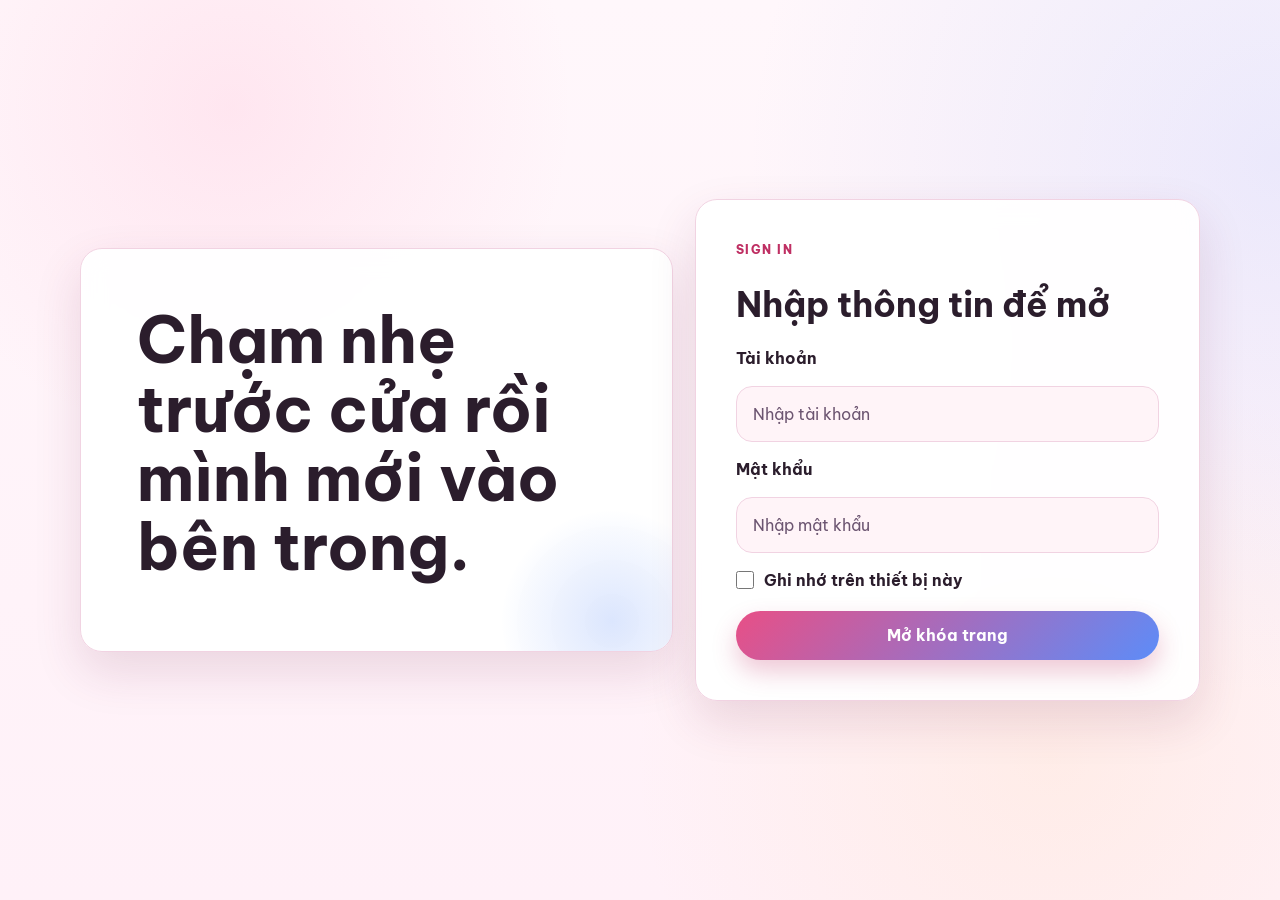
<file: signin.html>
<!DOCTYPE html>
<html lang="vi">
<head>
    <meta charset="UTF-8">
    <meta name="viewport" content="width=device-width, initial-scale=1.0">
    <meta name="theme-color" content="#e84f86">
    <meta name="description" content="Lớp đăng nhập nhẹ để mở trang riêng tư của NHAT DO.">
    <title>Sign In | NHAT DO</title>
    <link rel="preconnect" href="https://fonts.googleapis.com">
    <link rel="preconnect" href="https://fonts.gstatic.com" crossorigin>
    <link href="https://fonts.googleapis.com/css2?family=Be+Vietnam+Pro:wght@400;500;700;800&family=Great+Vibes&display=swap" rel="stylesheet">
    <link rel="icon" href="assets/icons/app-icon.svg" type="image/svg+xml">
    <link rel="stylesheet" href="assets/css/style.css?v=20260412b">
    <script src="assets/js/auth.js?v=20260412b"></script>
    <script>
        if (window.NhatDoAuth) {
            window.NhatDoAuth.redirectIfAuthenticated("index.html");
        }
    </script>
</head>
<body class="auth-screen">
    <main class="auth-page">
        <section class="auth-shell">
            <article class="auth-copy">
                <h1 class="auth-title">Chạm nhẹ trước cửa rồi mình mới vào bên trong.</h1>
            </article>

            <form id="signin-form" class="auth-card" novalidate>
                <p class="eyebrow">Sign In</p>
                <h2 class="auth-card-title">Nhập thông tin để mở</h2>

                <label for="signin-username">Tài khoản</label>
                <input id="signin-username" name="username" type="text" autocomplete="username" placeholder="Nhập tài khoản">

                <label for="signin-password">Mật khẩu</label>
                <input id="signin-password" name="password" type="password" autocomplete="current-password" placeholder="Nhập mật khẩu">

                <label class="auth-remember" for="signin-remember">
                    <input id="signin-remember" name="remember" type="checkbox">
                    <span>Ghi nhớ trên thiết bị này</span>
                </label>

                <button class="btn-primary auth-submit" id="signin-submit" type="submit">Mở khóa trang</button>
            </form>
        </section>
    </main>

    <script>
        if (window.NhatDoAuth) {
            window.NhatDoAuth.mountSignInForm({ successPath: "index.html" });
        }
    </script>
</body>
</html>
</file>
<file: assets/css/style.css>
:root {
    --bg: #fff7fb;
    --surface: rgba(255, 255, 255, 0.88);
    --surface-strong: #ffffff;
    --surface-soft: #fff0f6;
    --text: #2b1d2c;
    --muted: #6c5571;
    --line: #f1d3e2;
    --brand: #e84f86;
    --brand-strong: #bf2f63;
    --accent: #5d8cf8;
    --accent-soft: #b7c9ff;
    --warm: #ffb15c;
    --success: #45a483;
    --radius: 22px;
    --radius-sm: 16px;
    --shadow: 0 20px 48px rgba(112, 34, 78, 0.14);
    --shadow-soft: 0 12px 28px rgba(92, 38, 76, 0.1);
    --scene-a: #ff8fb6;
    --scene-b: #9db4ff;
    --scene-c: #ffd29b;
    --scene-grid: rgba(232, 79, 134, 0.08);
    --pointer-x: 18%;
    --pointer-y: 12%;
}

body.night-mode {
    --bg: #1e1628;
    --surface: rgba(43, 30, 56, 0.9);
    --surface-strong: #2b1e38;
    --surface-soft: #342447;
    --text: #f8eefe;
    --muted: #d3bcdf;
    --line: #4a355d;
    --brand: #ff74a9;
    --brand-strong: #ff9fc3;
    --accent: #8cb0ff;
    --accent-soft: #405a92;
    --warm: #ffbf78;
    --success: #5dc2a0;
    --shadow: 0 22px 50px rgba(0, 0, 0, 0.35);
    --shadow-soft: 0 12px 28px rgba(0, 0, 0, 0.22);
    --scene-grid: rgba(255, 255, 255, 0.05);
}

body[data-scene="dreamy"] {
    --scene-a: #8f7cff;
    --scene-b: #8ec8ff;
    --scene-c: #ffd1f3;
}

body[data-scene="playful"] {
    --scene-a: #ff8f78;
    --scene-b: #ffc45c;
    --scene-c: #ff68b2;
}

body[data-scene="missing"] {
    --scene-a: #76a6ff;
    --scene-b: #9dd2ff;
    --scene-c: #9f89ff;
}

* {
    box-sizing: border-box;
}

html {
    scroll-behavior: smooth;
    scroll-padding-top: 112px;
}

body {
    margin: 0;
    min-height: 100vh;
    font-family: "Be Vietnam Pro", sans-serif;
    color: var(--text);
    line-height: 1.65;
    position: relative;
    isolation: isolate;
    overflow-x: hidden;
    background:
        radial-gradient(circle at var(--pointer-x) var(--pointer-y), color-mix(in srgb, var(--scene-a) 16%, transparent) 0%, transparent 26%),
        radial-gradient(circle at 100% 18%, color-mix(in srgb, var(--scene-b) 20%, transparent) 0%, transparent 36%),
        radial-gradient(circle at 82% 84%, color-mix(in srgb, var(--scene-c) 18%, transparent) 0%, transparent 32%),
        linear-gradient(180deg, var(--bg) 0%, #fff1f8 100%);
    transition: background-color 0.4s ease, color 0.4s ease;
}

body.night-mode {
    background:
        radial-gradient(circle at var(--pointer-x) var(--pointer-y), color-mix(in srgb, var(--scene-a) 20%, transparent) 0%, transparent 24%),
        radial-gradient(circle at 100% 20%, color-mix(in srgb, var(--scene-b) 18%, transparent) 0%, transparent 30%),
        radial-gradient(circle at 78% 82%, color-mix(in srgb, var(--scene-c) 18%, transparent) 0%, transparent 28%),
        linear-gradient(180deg, #1d1527 0%, #231932 100%);
}

.site-backdrop {
    position: fixed;
    inset: 0;
    z-index: -1;
    pointer-events: none;
    overflow: hidden;
    background-image:
        linear-gradient(to bottom, transparent 0%, rgba(255, 255, 255, 0.04) 100%),
        linear-gradient(var(--scene-grid) 1px, transparent 1px),
        linear-gradient(90deg, var(--scene-grid) 1px, transparent 1px);
    background-size: auto, 120px 120px, 120px 120px;
    background-position: 0 0, center top, center top;
    opacity: 0.9;
}

.site-backdrop::before,
.site-backdrop::after {
    content: "";
    position: absolute;
    border-radius: 50%;
    filter: blur(10px);
    opacity: 0.66;
    animation: float-blob 20s ease-in-out infinite alternate;
}

.site-backdrop::before {
    width: min(46vw, 560px);
    height: min(46vw, 560px);
    left: -10%;
    top: 6%;
    background: radial-gradient(circle, color-mix(in srgb, var(--scene-a) 44%, white 8%) 0%, transparent 68%);
}

.site-backdrop::after {
    width: min(42vw, 520px);
    height: min(42vw, 520px);
    right: -8%;
    top: 28%;
    background: radial-gradient(circle, color-mix(in srgb, var(--scene-b) 38%, white 10%) 0%, transparent 70%);
    animation-duration: 24s;
}

body.no-scroll,
body.nav-open {
    overflow: hidden;
}

img {
    max-width: 100%;
    display: block;
}

button,
input,
textarea {
    font: inherit;
}

a,
button,
input,
textarea {
    -webkit-tap-highlight-color: transparent;
}

a:focus-visible,
button:focus-visible,
input:focus-visible,
textarea:focus-visible,
.gallery-item:focus-visible {
    outline: 3px solid color-mix(in srgb, var(--accent) 56%, white);
    outline-offset: 3px;
}

.is-control-hidden {
    display: none !important;
}

.scroll-progress {
    position: fixed;
    inset: 0 auto auto 0;
    height: 4px;
    width: 0;
    z-index: 80;
    background: linear-gradient(90deg, var(--brand), var(--accent));
    box-shadow: 0 3px 10px rgba(232, 79, 134, 0.45);
}

.container {
    width: min(1120px, 92%);
    margin: 0 auto;
}

.site-header {
    position: sticky;
    top: 0;
    z-index: 60;
    backdrop-filter: blur(16px);
    background: color-mix(in srgb, var(--bg) 84%, transparent);
    border-bottom: 1px solid color-mix(in srgb, var(--brand) 28%, transparent);
}

.nav-shell {
    min-height: 82px;
    display: flex;
    align-items: center;
    justify-content: space-between;
    gap: 16px;
    position: relative;
    padding: 8px 0;
}

.brand {
    color: var(--text);
    text-decoration: none;
    font-weight: 800;
    letter-spacing: 0.12em;
    font-size: 1.05rem;
    display: inline-flex;
    align-items: center;
    gap: 10px;
    flex-shrink: 0;
    min-width: 0;
}

.brand span {
    overflow: hidden;
    text-overflow: ellipsis;
    white-space: nowrap;
}

.brand-logo {
    width: 50px;
    height: 50px;
    object-fit: cover;
    border-radius: 999px;
    border: 2px solid rgba(255, 255, 255, 0.9);
    box-shadow: 0 8px 18px rgba(194, 47, 99, 0.28);
}

.menu-toggle {
    display: none;
    border: 0;
    padding: 10px 14px;
    border-radius: 12px;
    background: var(--text);
    color: var(--surface-strong);
    font-weight: 700;
    flex-shrink: 0;
}

.site-nav {
    display: flex;
    gap: 6px;
    flex-wrap: wrap;
    justify-content: flex-end;
}

.site-nav a {
    text-decoration: none;
    color: var(--text);
    font-weight: 700;
    padding: 10px 12px;
    border-radius: 999px;
    font-size: 0.88rem;
    transition: all 0.24s ease;
}

.site-nav a:hover,
.site-nav a.active {
    color: #fff;
    background: linear-gradient(135deg, var(--brand), var(--accent));
    box-shadow: 0 10px 18px rgba(214, 77, 127, 0.2);
}

.mobile-dock {
    display: none;
}

.hero {
    position: relative;
    overflow: hidden;
    padding: 90px 0 58px;
}

.ambient-glow {
    position: absolute;
    inset: 0;
    background:
        radial-gradient(circle at 20% 20%, color-mix(in srgb, var(--scene-a) 20%, transparent), transparent 46%),
        radial-gradient(circle at 80% 30%, color-mix(in srgb, var(--scene-b) 18%, transparent), transparent 44%),
        radial-gradient(circle at 60% 90%, color-mix(in srgb, var(--scene-c) 18%, transparent), transparent 38%);
    pointer-events: none;
}

.hero-grid {
    position: relative;
    z-index: 2;
    display: grid;
    grid-template-columns: 1.15fr 0.85fr;
    gap: 20px;
}

.hero-copy,
.love-counter,
.hero-showcase,
.timeline-item,
.journey-panel,
.polaroid,
.quote-box,
.letter-box,
.guestbook-form,
.notes-panel,
.mood-board,
.dream-board {
    border-radius: var(--radius);
    border: 1px solid var(--line);
    background: color-mix(in srgb, var(--surface-strong) 94%, transparent);
    box-shadow: var(--shadow);
    backdrop-filter: blur(12px);
}

.hero-copy {
    padding: min(7vw, 52px);
    position: relative;
    overflow: hidden;
}

.hero-showcase {
    padding: 22px;
    position: relative;
    overflow: hidden;
}

.pulse-section {
    padding-top: 4px;
    padding-bottom: 36px;
}

.pulse-card {
    box-shadow: var(--shadow-soft);
}

.pulse-layout {
    display: grid;
    grid-template-columns: minmax(0, 0.92fr) minmax(320px, 1.08fr);
    gap: 18px;
    align-items: center;
}

.pulse-copy {
    display: grid;
    gap: 14px;
}

.pulse-note {
    margin: 0;
    color: var(--muted);
    max-width: 54ch;
}

.hero-copy::after {
    content: "";
    position: absolute;
    inset: auto -60px -90px auto;
    width: 220px;
    height: 220px;
    border-radius: 50%;
    background: radial-gradient(circle, color-mix(in srgb, var(--brand) 18%, transparent) 0%, transparent 72%);
    pointer-events: none;
}

.hero-showcase::before {
    content: "";
    position: absolute;
    inset: -30% auto auto 60%;
    width: 220px;
    height: 220px;
    border-radius: 50%;
    background: radial-gradient(circle, color-mix(in srgb, var(--scene-c) 24%, transparent) 0%, transparent 72%);
    pointer-events: none;
}

.showcase-canvas {
    position: relative;
    min-height: 224px;
    margin-bottom: 0;
    border-radius: 24px;
    overflow: hidden;
    border: 1px solid color-mix(in srgb, var(--scene-a) 24%, transparent);
    background:
        radial-gradient(circle at 30% 30%, color-mix(in srgb, var(--scene-a) 22%, transparent), transparent 42%),
        radial-gradient(circle at 70% 34%, color-mix(in srgb, var(--scene-b) 22%, transparent), transparent 40%),
        linear-gradient(145deg, color-mix(in srgb, var(--surface-strong) 92%, transparent), color-mix(in srgb, var(--surface-soft) 88%, transparent));
    box-shadow: inset 0 1px 0 rgba(255, 255, 255, 0.35);
}

.showcase-orbit {
    position: absolute;
    inset: 50% auto auto 50%;
    border-radius: 50%;
    border: 1px solid color-mix(in srgb, var(--scene-b) 22%, transparent);
    transform-origin: center;
    animation: showcase-spin 18s linear infinite;
}

.orbit-a {
    width: 176px;
    height: 176px;
    margin: -88px 0 0 -88px;
}

.orbit-b {
    width: 126px;
    height: 126px;
    margin: -63px 0 0 -63px;
    animation-duration: 13s;
    animation-direction: reverse;
    border-style: dashed;
}

.orbit-c {
    width: 76px;
    height: 76px;
    margin: -38px 0 0 -38px;
    animation-duration: 9s;
}

.showcase-core {
    position: absolute;
    inset: 50% auto auto 50%;
    width: min(68%, 230px);
    padding: 18px 16px;
    border-radius: 24px;
    transform: translate(-50%, -50%);
    text-align: center;
    background: color-mix(in srgb, var(--surface-strong) 84%, transparent);
    border: 1px solid color-mix(in srgb, var(--scene-a) 28%, transparent);
    box-shadow: var(--shadow-soft);
    backdrop-filter: blur(16px);
}

.showcase-kicker {
    display: inline-flex;
    align-items: center;
    justify-content: center;
    padding: 6px 10px;
    border-radius: 999px;
    font-size: 0.72rem;
    font-weight: 800;
    letter-spacing: 0.08em;
    text-transform: uppercase;
    color: var(--brand-strong);
    background: color-mix(in srgb, var(--surface-soft) 82%, transparent);
}

.showcase-core strong {
    display: block;
    margin: 10px 0 6px;
    font-size: clamp(1.15rem, 2vw, 1.5rem);
    color: var(--text);
}

.showcase-core p {
    margin: 0;
    color: var(--muted);
    font-size: 0.84rem;
}

.showcase-tag {
    position: absolute;
    display: inline-flex;
    align-items: center;
    justify-content: center;
    max-width: 170px;
    min-height: 32px;
    padding: 6px 11px;
    border-radius: 999px;
    font-size: 0.73rem;
    font-weight: 800;
    color: var(--text);
    background: color-mix(in srgb, var(--surface-strong) 86%, transparent);
    border: 1px solid color-mix(in srgb, var(--scene-b) 24%, transparent);
    box-shadow: var(--shadow-soft);
    backdrop-filter: blur(12px);
}

.tag-a {
    left: 16px;
    top: 16px;
}

.tag-b {
    right: 14px;
    top: 18px;
}

.tag-c {
    left: 14px;
    bottom: 14px;
}

.showcase-stats {
    display: grid;
    grid-template-columns: repeat(2, minmax(0, 1fr));
    gap: 12px;
    margin-bottom: 0;
}

.showcase-stat {
    padding: 16px 16px 14px;
    border-radius: 18px;
    border: 1px solid color-mix(in srgb, var(--brand) 16%, transparent);
    background: color-mix(in srgb, var(--surface-soft) 72%, transparent);
}

.showcase-stat span,
.showcase-stat small {
    display: block;
    color: var(--muted);
}

.showcase-stat span {
    font-size: 0.78rem;
    margin-bottom: 6px;
}

.showcase-stat strong {
    display: block;
    margin-bottom: 6px;
    font-size: 1rem;
    color: var(--text);
}

.showcase-actions {
    display: flex;
    flex-wrap: wrap;
    gap: 10px;
}

.eyebrow {
    margin: 0 0 10px;
    color: var(--brand-strong);
    text-transform: uppercase;
    letter-spacing: 0.12em;
    font-size: 0.75rem;
    font-weight: 800;
}

h1,
h2,
h3,
.section-title {
    margin: 0 0 14px;
    line-height: 1.18;
}

.hero-title,
.section-title {
    font-family: "Great Vibes", cursive;
    letter-spacing: 0.02em;
}

.hero-title {
    font-size: clamp(2.4rem, 6vw, 4.8rem);
    color: var(--brand-strong);
    max-inline-size: 100%;
    overflow-wrap: anywhere;
    text-wrap: balance;
    line-height: 1.18;
}

.hero-title-single-line {
    white-space: nowrap;
    font-size: clamp(2rem, 7vw, 4.6rem);
    line-height: 1.2;
    display: inline-block;
    max-width: 100%;
    overflow: visible;
}

.section-title {
    font-size: clamp(2rem, 4.2vw, 3.4rem);
    color: var(--brand-strong);
}

.lead,
.section-desc {
    margin: 0 0 20px;
    color: var(--muted);
    max-width: 62ch;
}

.hero-mini-grid {
    display: grid;
    grid-template-columns: repeat(3, minmax(0, 1fr));
    gap: 12px;
    margin-bottom: 22px;
}

.mini-card {
    padding: 14px 16px;
    border-radius: 18px;
    border: 1px solid color-mix(in srgb, var(--brand) 22%, transparent);
    background:
        linear-gradient(135deg, color-mix(in srgb, var(--surface-soft) 85%, transparent), color-mix(in srgb, var(--surface-strong) 92%, transparent));
    box-shadow: var(--shadow-soft);
}

.mini-card span {
    display: block;
    font-size: 0.78rem;
    color: var(--muted);
    margin-bottom: 6px;
}

.mini-card strong {
    display: block;
    font-size: 1rem;
    color: var(--text);
}

.hero-actions {
    display: flex;
    flex-wrap: wrap;
    gap: 10px;
}

.btn-primary,
.btn-ghost,
.mood-chip,
.filter-chip {
    border: 0;
    cursor: pointer;
    text-decoration: none;
    display: inline-flex;
    align-items: center;
    justify-content: center;
    border-radius: 999px;
    font-weight: 700;
    padding: 11px 20px;
    transition: transform 0.2s ease, box-shadow 0.2s ease, background-color 0.2s ease;
}

.btn-primary {
    color: #fff;
    background: linear-gradient(135deg, var(--brand), var(--accent));
    box-shadow: 0 12px 24px rgba(190, 39, 95, 0.25);
}

.btn-ghost,
.filter-chip {
    color: var(--brand-strong);
    background: color-mix(in srgb, var(--surface-strong) 90%, transparent);
    border: 1px solid color-mix(in srgb, var(--brand) 32%, transparent);
}

.btn-primary:hover,
.btn-ghost:hover,
.mood-chip:hover,
.filter-chip:hover {
    transform: translateY(-2px);
}

@media (hover: hover) and (pointer: fine) {
    .hero-copy,
    .love-counter,
    .hero-showcase,
    .timeline-item,
    .journey-panel,
    .polaroid,
    .quote-box,
    .letter-box,
    .guestbook-form,
    .notes-panel,
    .mood-board,
    .dream-board {
        transition: transform 0.28s ease, box-shadow 0.28s ease, border-color 0.28s ease;
    }

    .hero-copy:hover,
    .love-counter:hover,
    .hero-showcase:hover,
    .timeline-item:hover,
    .journey-panel:hover,
    .polaroid:hover,
    .quote-box:hover,
    .letter-box:hover,
    .guestbook-form:hover,
    .notes-panel:hover,
    .mood-board:hover,
    .dream-board:hover {
        transform: translateY(-5px);
        box-shadow: 0 24px 56px rgba(89, 29, 66, 0.18);
        border-color: color-mix(in srgb, var(--brand) 26%, transparent);
    }
}

.love-counter {
    padding: 30px;
    display: grid;
    align-content: center;
    gap: 8px;
}

.counter-label {
    margin: 0;
    color: var(--muted);
}

.love-counter h2 {
    margin: 0;
    color: var(--brand-strong);
    font-size: clamp(2.1rem, 4vw, 3rem);
}

.counter-divider {
    height: 1px;
    background: linear-gradient(90deg, transparent, color-mix(in srgb, var(--brand) 40%, transparent), transparent);
    margin: 6px 0;
}

.counter-stats {
    display: grid;
    grid-template-columns: repeat(2, minmax(0, 1fr));
    gap: 12px;
    margin-top: 10px;
}

.counter-pill {
    padding: 14px 15px;
    border-radius: 16px;
    background: color-mix(in srgb, var(--surface-soft) 74%, transparent);
    border: 1px solid color-mix(in srgb, var(--brand) 18%, transparent);
}

.counter-pill span {
    display: block;
    font-size: 0.76rem;
    color: var(--muted);
    margin-bottom: 4px;
}

.counter-pill strong {
    color: var(--text);
    font-size: 0.98rem;
}

.status-online {
    color: var(--success);
}

.status-offline {
    color: var(--warm);
}

.section {
    padding: 30px 0 60px;
}

.soft {
    background: linear-gradient(180deg, color-mix(in srgb, var(--surface-soft) 74%, transparent) 0%, transparent 100%);
}

.timeline {
    display: grid;
    grid-template-columns: repeat(4, minmax(0, 1fr));
    gap: 15px;
}

.timeline-item {
    padding: 20px;
}

.timeline-item time {
    font-size: 0.76rem;
    font-weight: 800;
    letter-spacing: 0.08em;
    text-transform: uppercase;
    color: var(--brand-strong);
}

.timeline-item p {
    margin: 0;
    color: var(--muted);
}

.journey-panel {
    padding: 24px;
}

.journey-panel label {
    display: block;
    font-weight: 700;
    margin-bottom: 12px;
}

.journey-panel input[type="range"] {
    width: 100%;
    accent-color: var(--brand);
}

.journey-output {
    margin-top: 14px;
    padding: 18px;
    border-radius: 18px;
    background: color-mix(in srgb, var(--surface-soft) 60%, transparent);
    border: 1px solid color-mix(in srgb, var(--brand) 14%, transparent);
}

.journey-output p,
.journey-output small {
    margin: 0;
    color: var(--muted);
}

.journey-output small {
    display: block;
    margin-top: 8px;
}

.vibe-grid {
    display: grid;
    grid-template-columns: 1.05fr 0.95fr;
    gap: 16px;
}

.mood-board,
.dream-board {
    padding: 24px;
}

.panel-head {
    display: flex;
    align-items: flex-start;
    justify-content: space-between;
    gap: 14px;
    margin-bottom: 16px;
}

.inline-badge {
    display: inline-flex;
    align-items: center;
    justify-content: center;
    min-height: 36px;
    padding: 8px 14px;
    border-radius: 999px;
    background: color-mix(in srgb, var(--surface-soft) 76%, transparent);
    border: 1px solid color-mix(in srgb, var(--brand) 18%, transparent);
    color: var(--brand-strong);
    font-size: 0.83rem;
    font-weight: 800;
    white-space: nowrap;
}

.mood-chips {
    display: flex;
    flex-wrap: wrap;
    gap: 10px;
    margin-bottom: 18px;
}

.mood-chip {
    color: var(--text);
    background: color-mix(in srgb, var(--surface-strong) 88%, transparent);
    border: 1px solid color-mix(in srgb, var(--brand) 20%, transparent);
}

.mood-chip.active {
    color: #fff;
    background: linear-gradient(135deg, var(--brand), var(--accent));
    box-shadow: 0 12px 22px rgba(214, 77, 127, 0.2);
}

.mood-result {
    --mood-accent: var(--brand);
    padding: 18px;
    border-radius: 18px;
    border: 1px solid color-mix(in srgb, var(--mood-accent) 38%, transparent);
    background:
        linear-gradient(135deg, color-mix(in srgb, var(--mood-accent) 18%, transparent), color-mix(in srgb, var(--surface-soft) 92%, transparent));
    box-shadow: inset 0 1px 0 rgba(255, 255, 255, 0.28);
}

.mood-result strong {
    display: block;
    margin-bottom: 8px;
    font-size: 1.12rem;
}

.mood-result p,
.mood-result small {
    margin: 0;
    color: var(--muted);
}

.mood-result small {
    display: block;
    margin-top: 10px;
}

.dream-list {
    list-style: none;
    margin: 0;
    padding: 0;
    display: grid;
    gap: 12px;
}

.dream-item {
    position: relative;
    padding-left: 14px;
}

.dream-item::before {
    content: "";
    position: absolute;
    left: 0;
    top: 24px;
    width: 10px;
    height: 10px;
    border-radius: 50%;
    background: color-mix(in srgb, var(--brand) 24%, transparent);
    box-shadow: 0 0 0 6px color-mix(in srgb, var(--brand) 12%, transparent);
}

.dream-toggle {
    width: 100%;
    border: 1px solid color-mix(in srgb, var(--brand) 18%, transparent);
    border-radius: 18px;
    background: color-mix(in srgb, var(--surface-strong) 90%, transparent);
    padding: 16px 18px;
    display: flex;
    justify-content: space-between;
    align-items: center;
    gap: 14px;
    text-align: left;
    color: var(--text);
    cursor: pointer;
    box-shadow: var(--shadow-soft);
}

.dream-toggle span {
    font-weight: 700;
}

.dream-toggle strong {
    flex-shrink: 0;
    font-size: 0.83rem;
    color: var(--brand-strong);
}

.dream-item.done::before {
    background: linear-gradient(135deg, var(--success), var(--accent));
    box-shadow: 0 0 0 6px color-mix(in srgb, var(--success) 14%, transparent);
}

.dream-item.done .dream-toggle {
    border-color: color-mix(in srgb, var(--success) 36%, transparent);
    background: linear-gradient(135deg, color-mix(in srgb, var(--success) 18%, transparent), color-mix(in srgb, var(--surface-soft) 86%, transparent));
}

.dream-item.done .dream-toggle strong {
    color: var(--success);
}

.gallery {
    display: grid;
    grid-template-columns: repeat(4, minmax(0, 1fr));
    gap: 16px;
}

.polaroid {
    margin: 0;
    padding: 12px 12px 18px;
    background: var(--surface-strong);
    transform: rotate(-1.5deg);
    transition: transform 0.25s ease, box-shadow 0.25s ease;
}

.gallery-item {
    cursor: pointer;
}

.gallery-item:hover {
    transform: translateY(-4px) rotate(0deg);
}

.polaroid:nth-child(2) {
    transform: rotate(1.3deg);
}

.polaroid:nth-child(3) {
    transform: rotate(-0.7deg);
}

.polaroid:nth-child(4) {
    transform: rotate(1.8deg);
}

.photo {
    position: relative;
    aspect-ratio: 4 / 3;
    border-radius: 12px;
    background-size: cover;
    background-position: center;
    overflow: hidden;
}

.photo::after {
    content: "";
    position: absolute;
    inset: 0;
    background: linear-gradient(180deg, rgba(255, 255, 255, 0.2), transparent 42%, rgba(17, 7, 19, 0.16));
}

.photo-1 {
    background:
        linear-gradient(140deg, rgba(232, 79, 134, 0.48), rgba(93, 140, 248, 0.3)),
        radial-gradient(circle at 22% 20%, #fff 0%, transparent 45%),
        #fbeaf2;
}

.photo-2 {
    background:
        linear-gradient(140deg, rgba(93, 140, 248, 0.38), rgba(232, 79, 134, 0.35)),
        radial-gradient(circle at 78% 14%, #fff 0%, transparent 45%),
        #ecebff;
}

.photo-3 {
    background:
        linear-gradient(140deg, rgba(255, 164, 83, 0.37), rgba(232, 79, 134, 0.3)),
        radial-gradient(circle at 14% 86%, #fff 0%, transparent 45%),
        #fff2eb;
}

.photo-4 {
    background:
        linear-gradient(140deg, rgba(67, 178, 140, 0.35), rgba(93, 140, 248, 0.3)),
        radial-gradient(circle at 84% 84%, #fff 0%, transparent 45%),
        #ebf9f3;
}

.polaroid figcaption {
    margin-top: 10px;
    text-align: center;
    color: var(--muted);
    font-weight: 700;
}

.letter-grid {
    display: grid;
    grid-template-columns: 1fr 1fr;
    gap: 16px;
}

.quote-box,
.letter-box {
    padding: 24px;
}

.quote-text {
    color: var(--muted);
    font-size: 1.05rem;
    min-height: 78px;
    white-space: pre-wrap;
    overflow-wrap: anywhere;
}

.letter-text {
    color: var(--muted);
    font-size: 1.03rem;
    min-height: 100px;
    white-space: pre-wrap;
    overflow-wrap: anywhere;
}

.is-hidden {
    display: none;
}

.guestbook-grid {
    display: grid;
    grid-template-columns: 1fr 1fr;
    gap: 16px;
}

.guestbook-form,
.notes-panel {
    padding: 22px;
}

.guestbook-form label {
    display: block;
    margin-bottom: 8px;
    font-weight: 700;
}

.guestbook-form textarea {
    width: 100%;
    border: 1px solid color-mix(in srgb, var(--brand) 30%, transparent);
    border-radius: 16px;
    background: color-mix(in srgb, var(--surface-strong) 92%, transparent);
    color: var(--text);
    padding: 14px 16px;
    margin-bottom: 12px;
    min-height: 130px;
    resize: vertical;
    outline: none;
}

.guestbook-form textarea.is-near-limit {
    border-color: color-mix(in srgb, var(--warm) 72%, var(--brand));
    box-shadow: 0 0 0 4px color-mix(in srgb, var(--warm) 18%, transparent);
}

.guestbook-form textarea:focus {
    border-color: var(--brand);
    box-shadow: 0 0 0 4px color-mix(in srgb, var(--brand) 20%, transparent);
}

.message-tools {
    display: flex;
    align-items: center;
    justify-content: space-between;
    gap: 12px;
    margin: -2px 0 12px;
    color: var(--muted);
}

.message-counter {
    font-weight: 800;
}

.message-counter.is-warning {
    color: var(--warm);
}

.message-preview {
    padding: 16px 18px;
    margin-bottom: 14px;
    border-radius: 18px;
    border: 1px solid color-mix(in srgb, var(--brand) 16%, transparent);
    background:
        linear-gradient(145deg, color-mix(in srgb, var(--surface-soft) 82%, transparent), color-mix(in srgb, var(--surface-strong) 90%, transparent));
    box-shadow: var(--shadow-soft);
}

.message-preview.is-active {
    border-color: color-mix(in srgb, var(--accent) 30%, transparent);
    background:
        linear-gradient(145deg, color-mix(in srgb, var(--accent) 12%, transparent), color-mix(in srgb, var(--surface-strong) 92%, transparent));
}

.message-preview-label {
    display: inline-block;
    margin-bottom: 8px;
    font-size: 0.77rem;
    font-weight: 800;
    letter-spacing: 0.08em;
    text-transform: uppercase;
    color: var(--brand-strong);
}

.message-preview p {
    margin: 0;
    color: var(--muted);
    white-space: pre-wrap;
    overflow-wrap: anywhere;
}

.form-actions,
.notes-filters {
    display: flex;
    gap: 10px;
    flex-wrap: wrap;
}

#form-status {
    display: block;
    margin-top: 10px;
    color: var(--muted);
    overflow-wrap: anywhere;
}

.notes-filters {
    margin-bottom: 14px;
}

.filter-chip.active {
    color: #fff;
    background: linear-gradient(135deg, var(--brand), var(--accent));
    box-shadow: 0 12px 22px rgba(214, 77, 127, 0.2);
}

#notes-list {
    margin: 0;
    padding: 0;
    list-style: none;
    display: grid;
    gap: 12px;
}

.note-card {
    padding: 14px 14px 13px;
    border-radius: 16px;
    background: color-mix(in srgb, var(--surface-soft) 72%, transparent);
    border: 1px solid color-mix(in srgb, var(--brand) 18%, transparent);
    color: var(--muted);
}

.note-card.local {
    background: linear-gradient(135deg, color-mix(in srgb, var(--accent) 14%, transparent), color-mix(in srgb, var(--surface-soft) 88%, transparent));
}

.note-meta {
    display: flex;
    align-items: center;
    justify-content: space-between;
    gap: 10px;
    margin-bottom: 8px;
}

.note-source,
.note-time {
    font-size: 0.78rem;
    font-weight: 800;
}

.note-source {
    display: inline-flex;
    align-items: center;
    justify-content: center;
    padding: 5px 10px;
    border-radius: 999px;
    background: color-mix(in srgb, var(--surface-strong) 84%, transparent);
    border: 1px solid color-mix(in srgb, var(--brand) 18%, transparent);
    color: var(--brand-strong);
}

.note-time {
    color: var(--muted);
}

.note-card p {
    margin: 0;
    white-space: pre-wrap;
    overflow-wrap: anywhere;
}

.gift-modal,
.lightbox-modal {
    position: fixed;
    inset: 0;
    z-index: 90;
    display: grid;
    place-items: center;
    padding: 18px;
    background: rgba(18, 8, 28, 0.52);
    opacity: 0;
    pointer-events: none;
    transition: opacity 0.25s ease;
}

.gift-modal.open,
.lightbox-modal.open {
    opacity: 1;
    pointer-events: auto;
}

.gift-dialog,
.lightbox-dialog {
    width: min(960px, 100%);
    border-radius: 22px;
    border: 1px solid var(--line);
    background: color-mix(in srgb, var(--surface-strong) 94%, transparent);
    box-shadow: var(--shadow);
    position: relative;
}

.gift-dialog {
    width: min(520px, 100%);
    padding: 24px;
}

.lightbox-dialog {
    display: grid;
    grid-template-columns: auto 1fr auto;
    align-items: center;
    gap: 12px;
    padding: 22px;
}

.modal-close {
    position: absolute;
    right: 10px;
    top: 8px;
    border: 0;
    background: transparent;
    color: var(--muted);
    font-size: 1.9rem;
    cursor: pointer;
}

.lightbox-nav {
    width: 48px;
    height: 48px;
    border: 0;
    border-radius: 999px;
    font-size: 2rem;
    line-height: 1;
    color: var(--brand-strong);
    background: color-mix(in srgb, var(--surface-soft) 88%, transparent);
    box-shadow: var(--shadow-soft);
    cursor: pointer;
}

.lightbox-stage {
    display: grid;
    grid-template-columns: minmax(280px, 420px) 1fr;
    gap: 18px;
    align-items: center;
}

.lightbox-photo {
    min-height: 320px;
    box-shadow: var(--shadow-soft);
}

.lightbox-copy p,
.lightbox-copy h3 {
    margin-bottom: 12px;
}

.lightbox-copy p:last-child {
    margin-bottom: 0;
    color: var(--muted);
}

#heart-layer {
    position: fixed;
    inset: 0;
    pointer-events: none;
    z-index: 85;
}

.heart-particle {
    position: absolute;
    width: 14px;
    height: 14px;
    transform: rotate(45deg);
    background: linear-gradient(135deg, #ff8fb6, #ff4f87);
    opacity: 0.9;
    animation: heart-fly var(--dur, 1300ms) ease-out forwards;
}

.heart-particle::before,
.heart-particle::after {
    content: "";
    position: absolute;
    width: 14px;
    height: 14px;
    border-radius: 50%;
    background: inherit;
}

.heart-particle::before {
    left: -7px;
}

.heart-particle::after {
    top: -7px;
}

.reveal {
    opacity: 0;
    transform: translateY(24px);
    transition: opacity 0.7s ease, transform 0.7s ease;
}

.reveal.visible {
    opacity: 1;
    transform: translateY(0);
}

.auth-screen {
    min-height: 100vh;
}

.auth-page {
    min-height: 100vh;
    display: grid;
    align-items: center;
    padding: 36px 0;
}

.auth-shell {
    width: min(1120px, 92%);
    margin: 0 auto;
    display: grid;
    grid-template-columns: 1.08fr 0.92fr;
    gap: 22px;
    align-items: center;
}

.auth-copy,
.auth-card {
    border-radius: var(--radius);
    border: 1px solid var(--line);
    background: color-mix(in srgb, var(--surface-strong) 94%, transparent);
    box-shadow: var(--shadow);
    backdrop-filter: blur(12px);
}

.auth-copy {
    position: relative;
    overflow: hidden;
    padding: min(7vw, 56px);
}

.auth-copy::after {
    content: "";
    position: absolute;
    inset: auto -50px -80px auto;
    width: 220px;
    height: 220px;
    border-radius: 50%;
    background: radial-gradient(circle, color-mix(in srgb, var(--accent) 22%, transparent) 0%, transparent 72%);
    pointer-events: none;
}

.auth-title {
    margin: 0 0 14px;
    font-size: clamp(2.2rem, 5vw, 4.2rem);
    line-height: 1.08;
}

.auth-lead {
    margin: 0;
    max-width: 58ch;
    color: var(--muted);
}

.auth-pills {
    margin-top: 26px;
    display: grid;
    grid-template-columns: repeat(2, minmax(0, 1fr));
    gap: 12px;
}

.auth-pill {
    padding: 16px 18px;
    border-radius: 18px;
    background: color-mix(in srgb, var(--surface-soft) 74%, transparent);
    border: 1px solid color-mix(in srgb, var(--brand) 20%, transparent);
}

.auth-pill span {
    display: block;
    margin-bottom: 6px;
    font-size: 0.8rem;
    color: var(--muted);
}

.auth-pill strong {
    color: var(--text);
    font-size: 0.98rem;
}

.auth-card {
    padding: min(6vw, 40px);
    display: grid;
    gap: 14px;
}

.auth-card-title {
    margin: 0 0 6px;
    font-size: clamp(1.6rem, 3vw, 2.2rem);
}

.auth-card label {
    font-weight: 700;
    color: var(--text);
}

.auth-card input[type="text"],
.auth-card input[type="password"] {
    width: 100%;
    border: 1px solid var(--line);
    border-radius: 16px;
    background: color-mix(in srgb, var(--surface-soft) 74%, transparent);
    color: var(--text);
    padding: 14px 16px;
}

.auth-card input::placeholder {
    color: var(--muted);
}

.auth-remember {
    display: inline-flex;
    align-items: center;
    gap: 10px;
    color: var(--muted);
    font-weight: 600;
}

.auth-remember input[type="checkbox"] {
    width: 18px;
    height: 18px;
    margin: 0;
    accent-color: var(--brand);
}

.auth-submit {
    width: 100%;
    margin-top: 4px;
}

.auth-submit:disabled {
    opacity: 0.72;
    cursor: wait;
    transform: none;
}

.auth-status {
    min-height: 28px;
    margin: 0;
    color: var(--muted);
}

.auth-status.is-error {
    color: var(--brand-strong);
}

.auth-status.is-success {
    color: var(--success);
}

.site-footer {
    border-top: 1px solid var(--line);
    padding: 24px 0;
    text-align: center;
    color: var(--muted);
}

@keyframes heart-fly {
    to {
        transform: translate(var(--x), -220px) rotate(45deg) scale(1.3);
        opacity: 0;
    }
}

@keyframes float-blob {
    from {
        transform: translate3d(0, 0, 0) scale(1);
    }

    to {
        transform: translate3d(20px, -26px, 0) scale(1.08);
    }
}

@keyframes showcase-spin {
    from {
        transform: rotate(0deg);
    }

    to {
        transform: rotate(360deg);
    }
}

@media (max-width: 1100px) {
    .hero-mini-grid {
        grid-template-columns: repeat(2, minmax(0, 1fr));
    }

    .timeline {
        grid-template-columns: repeat(2, minmax(0, 1fr));
    }

    .gallery {
        grid-template-columns: repeat(2, minmax(0, 1fr));
    }
}

@media (max-width: 900px) {
    .auth-shell {
        grid-template-columns: 1fr;
    }

    .menu-toggle {
        display: inline-flex;
        align-items: center;
        justify-content: center;
    }

    .site-nav {
        position: fixed;
        left: 12px;
        right: 12px;
        top: 86px;
        flex-direction: column;
        gap: 8px;
        max-height: calc(100vh - 108px);
        overflow-y: auto;
        padding: 14px;
        border-radius: 20px;
        border: 1px solid var(--line);
        background: color-mix(in srgb, var(--surface-strong) 96%, transparent);
        box-shadow: var(--shadow);
        opacity: 0;
        pointer-events: none;
        transform: translateY(-12px);
        transition: opacity 0.24s ease, transform 0.24s ease;
    }

    .site-nav.open {
        opacity: 1;
        pointer-events: auto;
        transform: translateY(0);
    }

    .site-nav a {
        padding: 14px;
        border-radius: 16px;
        font-size: 1rem;
    }

    .hero-grid,
    .vibe-grid,
    .letter-grid,
    .guestbook-grid,
    .lightbox-stage {
        grid-template-columns: 1fr;
    }

    .hero {
        padding: 74px 0 48px;
    }

    .hero-copy {
        padding: 34px 24px;
    }

    .pulse-layout {
        grid-template-columns: 1fr;
    }

    .showcase-canvas {
        min-height: 214px;
    }

    .showcase-core {
        width: min(72%, 240px);
    }

    .auth-copy,
    .auth-card,
    .love-counter,
    .hero-showcase,
    .journey-panel,
    .quote-box,
    .letter-box,
    .guestbook-form,
    .notes-panel,
    .mood-board,
    .dream-board {
        padding: 22px;
    }

    .lightbox-dialog {
        grid-template-columns: 1fr;
    }

    .lightbox-nav {
        display: none;
    }
}

@media (max-width: 700px) {
    body {
        padding-bottom: 128px;
    }

    .container {
        width: min(100% - 24px, 1120px);
    }

    .nav-shell {
        min-height: 72px;
    }

    .brand {
        gap: 8px;
        font-size: 0.92rem;
        letter-spacing: 0.08em;
    }

    .brand-logo {
        width: 42px;
        height: 42px;
    }

    .menu-toggle {
        min-width: 64px;
        padding: 10px 12px;
        font-size: 0.8rem;
    }

    .hero-title {
        font-size: clamp(2.1rem, 12vw, 3.3rem);
    }

    .hero-title-single-line {
        white-space: nowrap;
        font-size: clamp(1.55rem, 9vw, 3.2rem);
        line-height: 1.18;
    }

    .hero-copy::after {
        display: none;
    }

    .section {
        padding: 24px 0 50px;
    }

    .timeline,
    .gallery,
    .hero-mini-grid,
    .counter-stats {
        grid-template-columns: 1fr;
    }

    .hero-actions {
        display: grid;
        grid-template-columns: 1fr;
    }

    .hero-actions .btn-primary,
    .hero-actions .btn-ghost {
        width: 100%;
    }

    .showcase-actions {
        display: grid;
        grid-template-columns: 1fr;
    }

    .showcase-stats {
        grid-template-columns: 1fr;
    }

    .showcase-tag {
        max-width: 150px;
    }

    .hero-copy,
    .love-counter,
    .hero-showcase,
    .timeline-item,
    .journey-panel,
    .polaroid,
    .quote-box,
    .letter-box,
    .guestbook-form,
    .notes-panel,
    .mood-board,
    .dream-board {
        background: color-mix(in srgb, var(--surface-strong) 98%, transparent);
    }

    .polaroid,
    .polaroid:nth-child(2),
    .polaroid:nth-child(3),
    .polaroid:nth-child(4) {
        transform: none;
    }

    .mobile-dock {
        position: fixed;
        left: 12px;
        right: 12px;
        bottom: max(12px, env(safe-area-inset-bottom));
        z-index: 58;
        display: grid;
        grid-template-columns: repeat(3, minmax(0, 1fr));
        gap: 8px;
        padding: 10px;
        border-radius: 22px;
        border: 1px solid color-mix(in srgb, var(--brand) 22%, transparent);
        background: color-mix(in srgb, var(--surface-strong) 94%, transparent);
        box-shadow: 0 18px 34px rgba(42, 17, 37, 0.16);
        backdrop-filter: blur(16px);
    }

    .mobile-dock a {
        min-height: 54px;
        display: grid;
        place-items: center;
        padding: 8px 6px;
        border-radius: 16px;
        text-decoration: none;
        text-align: center;
        color: var(--muted);
        font-size: 0.74rem;
        font-weight: 700;
        line-height: 1.2;
    }

    .mobile-dock a.active {
        color: #fff;
        background: linear-gradient(135deg, var(--brand), var(--accent));
    }

    .note-meta,
    .panel-head {
        flex-direction: column;
        align-items: flex-start;
    }

    .message-tools {
        flex-direction: column;
        align-items: flex-start;
    }
}

@media (max-width: 520px) {
    .auth-pills,
    .form-actions,
    .notes-filters,
    .mood-chips,
    .showcase-actions {
        display: grid;
        grid-template-columns: 1fr;
    }

    .dream-toggle {
        flex-direction: column;
        align-items: flex-start;
    }

    .lightbox-dialog {
        padding: 18px;
    }

    .lightbox-photo {
        min-height: 240px;
    }

    .showcase-canvas {
        min-height: 196px;
    }

    .showcase-core {
        width: calc(100% - 30px);
        padding: 16px 14px;
    }

    .showcase-tag {
        font-size: 0.72rem;
    }
}

@media (max-width: 420px) {
    .container {
        width: min(100% - 16px, 1120px);
    }

    .nav-shell {
        gap: 10px;
    }

    .brand {
        font-size: 0.84rem;
        gap: 6px;
        letter-spacing: 0;
    }

    .brand span {
        display: none;
    }

    .brand-logo {
        width: 36px;
        height: 36px;
    }

    .hero-copy {
        padding: 26px 18px;
    }

    .love-counter,
    .journey-panel,
    .hero-showcase,
    .quote-box,
    .letter-box,
    .guestbook-form,
    .notes-panel,
    .mood-board,
    .dream-board {
        padding: 18px;
    }

    .mobile-dock a {
        font-size: 0.68rem;
    }

    .menu-toggle {
        min-width: 52px;
        padding: 9px 10px;
        font-size: 0.74rem;
    }
}

@media (prefers-reduced-motion: reduce) {
    html {
        scroll-behavior: auto;
    }

    *,
    *::before,
    *::after {
        animation-duration: 0.01ms !important;
        animation-iteration-count: 1 !important;
        transition-duration: 0.01ms !important;
        scroll-behavior: auto !important;
    }

    .reveal {
        opacity: 1;
        transform: none;
    }
}
</file>
